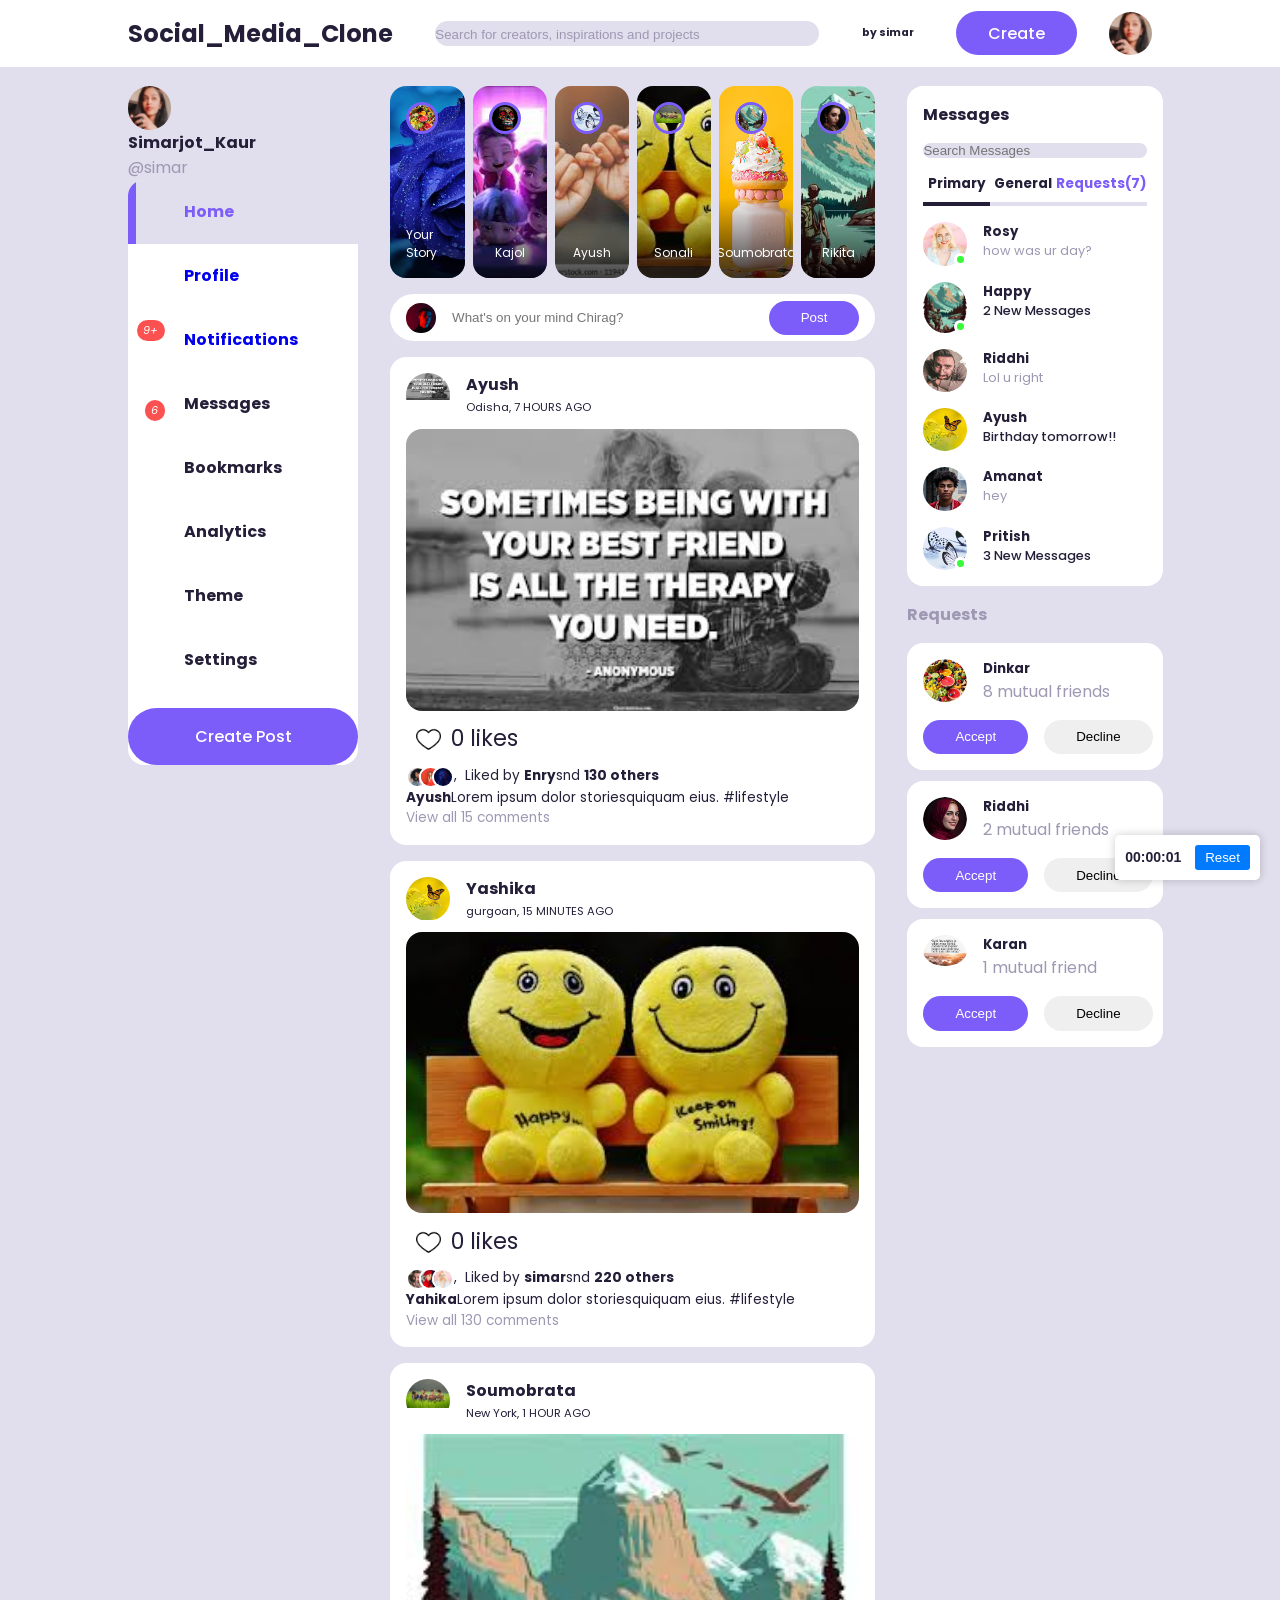
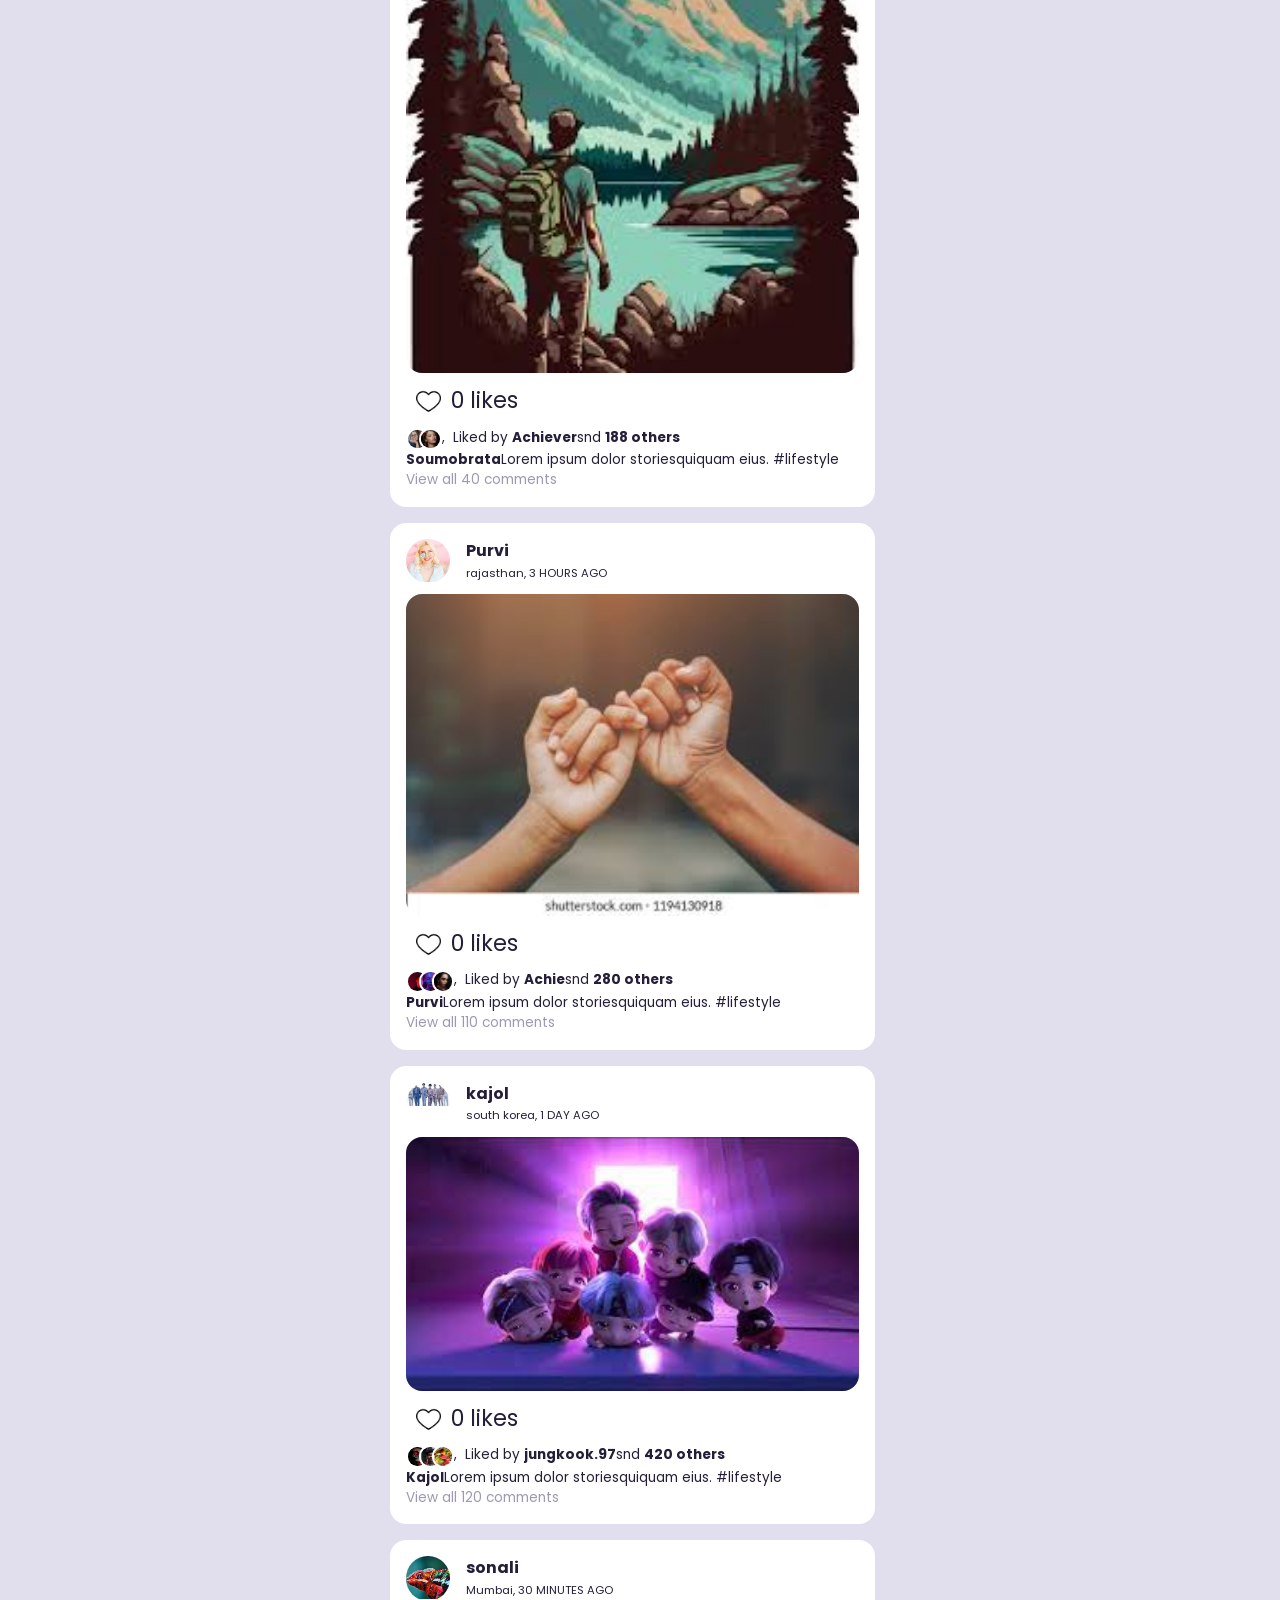
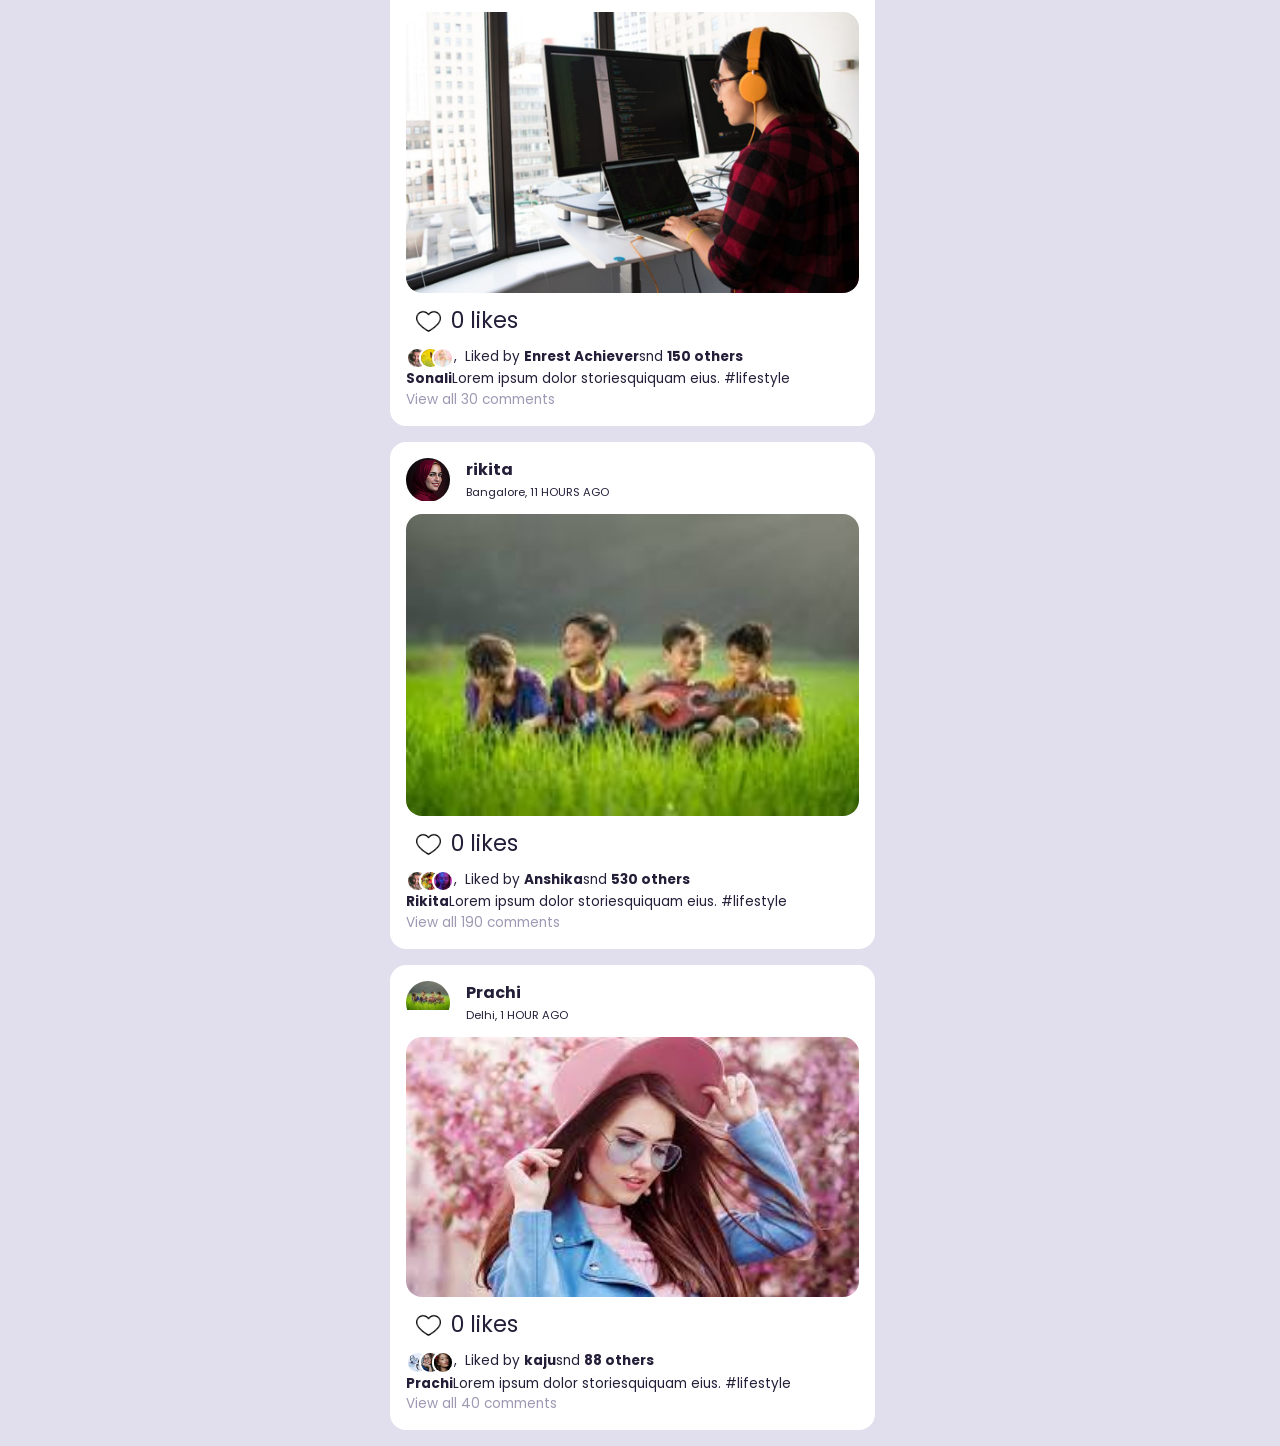
<file: Social-media-website-master/html/index.html>
<!DOCTYPE html>
<html lang="en">
  <head>
    <meta charset="UTF-8" />
    <meta http-equiv="X-UA-Compatible" content="IE=edge" />
    <meta name="viewport" content="width=1.0 , initial-scale=1.0" />
    <title>Simar_Insta</title>
    <link rel="preconnect" href="https://fonts.googleapis.com" />
    <link rel="preconnect" href="https://fonts.gstatic.com" crossorigin />
    <link
      href="https://fonts.googleapis.com/css2?family=Poppins:wght@300;400;500;600&display=swap"
      rel="stylesheet"
    />
    
    <link
      rel="stylesheet"
      href="https://unicons.iconscout.com/release/v2.1.6/css/unicons.css"
    />
    <link rel="stylesheet" href="../css/styles.css">
    
  </head>
  
  <body >
    <nav>
        
            <div class="container">
                <h2 class="logo">Social_Media_Clone</h2>
                
                <div class="search-bar">
                    <i class="uil uil-search"></i>
                    <input
                    type="search"
                    placeholder="Search for creators, inspirations and projects"
                    />
                </div><h6 style="text-align: left;">by simar</h6>
                <div class="create">
                    <label class="btn btn-primary" for="create-post">Create</label>
                    <div class="profile-pic">
                        <img src="../images/pic.jpg" alt="pic 1" />
                    </div>
                </div>
            </div>
      </nav>
      <main>
    
          <div class="container">
            <div id="timer-container">
                <span id="timer">00:00:00</span>
                <button id="reset-btn">Reset</button>
              </div>
              

              <div class="left">
                  <a class="profile">
                      <div class="profile-pic">
                        <img src="../images/pic.jpg">
                      </div>
                      <div class="handle">
                          <h4>Simarjot_Kaur</h4>
                          <p class="text-muted">@simar</p>
                      </div>
                  </a>
                  <div class="sidebar">
                    <a class="menu-item active">
                      <span><i class="uil uil-home"></i></span> <h3>Home</h3>
                    </a>
                    <a href ="../html/user.html" class="menu-item ">
                      <span><i class="uil uil-compass"></i></span> <h3 >Profile</h3>
                    </a>
                    <a  href="../html/notification.html" class="menu-item" id="notifications">
                        <span><i class="uil uil-bell"><small class="notification-count">9+</small></i></span> <h3>Notifications</h3>
                    </a>
                    <a class="menu-item" id="messages-notifications">
                        <i class="uil uil-envelope"><small class="notification-count">6</small></i></span><h3>Messages</h3>
                    </a>
                    <a class="menu-item ">
                      <span><i class="uil uil-bookmark"></i></span> <h3>Bookmarks</h3>
                    </a>
                    <a class="menu-item " >
                      <span><i class="uil uil-analytics"></i></span> <h3>Analytics</h3>
                    </a>
                    <a class="menu-item " id ="theme">
                      <span><i class="uil uil-palette"></i></span> <h3>Theme</h3>
                    </a>
                    <a class="menu-item ">
                      <span><i class="uil uil-setting"></i></span> <h3>Settings</h3>
                    </a>
                    
                    <label class="btn btn-primary" for="create-post">Create Post</label>
                </div>
              </div>
              


              <div class="middle">
                <div class="stories">
                    <div class="story" style="background: url('../images/pic3.jpg')no-repeat center center/cover;">
                        <div class="profile-pic">
                            <img src="../images/profile-13.jpg" alt="">
                        </div>
                        <p class="name">Your Story</p>
                    </div>
                    <div class="story" style="background: url('../images/pic10.jpeg')
                    no-repeat center center/cover;">
                        <div class="profile-pic">
                            <img src="../images/profile-9.jpg" alt="">
                        </div>
                        <p class="name">Kajol</p>
                    </div>
                    <div class="story" style="background: url('../images/pic4.jpeg')
                    no-repeat center center/cover;">
                        <div class="profile-pic">
                            <img src="../images/profile-2.jpg" alt="">
                        </div>
                        <p class="name">Ayush</p>
                    </div>
                    <div class="story" style="background: url('../images/pic7.jpeg')
                    no-repeat center center/cover;">
                        <div class="profile-pic">
                            <img src="../images/pic8.jpeg" alt="">
                        </div>
                        <p class="name">Sonali</p>
                    </div>
                    <div class="story" style=" background: url('../images/story-5.jpg')
                    no-repeat center center/cover;">
                        <div class="profile-pic">
                            <img src="../images/pic6.jpeg" alt="">
                        </div>
                        <p class="name">Soumobrata</p>
                    </div>
                    <div class="story" style="background: url('../images/pic6.jpeg')
                    no-repeat center center/cover;">
                        <div class="profile-pic">
                            <img src="../images/profile-12.jpg" alt="">
                        </div>
                        <p class="name">Rikita</p>
                    </div>
                </div>

                <form class="create-post">
                    <div class="profile-pic">
                        <img src="../images/profile-8.jpg" alt="">
                    </div>
                    <input type="text" placeholder="What's on your mind Chirag?" id="create-post">
                    <input type="submit" value="Post" class="btn btn-primary">
                </form>

                <div class="feeds">
                    <div class="feed">
                        <div class="head">
                            
                        </div>
                         <div class="user">
                             <div class="profile-pic">
                                 <img src="../images/post11.jpeg" alt="">
                             </div>
                             <div class="info">
                                 <h3>Ayush</h3>
                                 <small>Odisha, 7 HOURS AGO</small>
                             </div >
                             <SPAN class="edit"><i class="uil uil-ellipsis-h"></i></SPAN>
                         </div>
                        <div class="imgcontainer">
                            <div class="photo">
                                <div class="post-overlay">
                                    <img src="../images/red-heart.png" class="like-icon " alt=""></div>
                             <img src="../images/post11.jpeg" alt="">
                         </div></div>

                         <div class="action-button">
                             <div class="interaction-button">
                                <img src="../images/heart-nofill.png" onclick="likePost(1)" style="margin-top: 5px;" class="like-btn" alt=""> <p class="likes-count"id ="likes-count-1">0 likes</p> 
                                 <span><i class="uil uil-comment"></i></span>
                                 <span><i class="uil uil-share"></i></span>
                             </div>
                             <div class="bookmark">
                                 <span><i class="uil uil-bookmark"></i></span>
                             </div>
                         </div>

                         <div class="liked-by">
                             <span><img src="../images/profile-3.jpg"></span>
                             <span><img src="../images/profile-5.jpg"></span>
                             <span><img src="../images/profile-7.jpg"></span>
                             ,<p>Liked by <b>Enry</b>snd <b>130 others</b></p>
                         </div>

                         <div class="caption">
                             <p><b>Ayush</b>Lorem ipsum dolor storiesquiquam eius.
                            <span class="hash-tag">#lifestyle</span></p>
                         </div>
                         <div class="comments text-muted">View all 15 comments</div>
                    </div>

                    
                    <div class="feed">
                        
                        <div class="head">
                            
                        </div>
                         <div class="user">
                            
                             <div class="profile-pic">
                               
                                    <img src="../images/profile-14.jpg" alt="">
                             </div>
                             <div class="info">
                                 <h3>Yashika</h3>
                                 <small>gurgoan, 15 MINUTES AGO</small>
                             </div >
                             <SPAN class="edit"><i class="uil uil-ellipsis-h"></i></SPAN>
                         </div>
                         

                         <div class="imgcontainer">
                            <div class="photo">
                                <div class="post-overlay">
                                    <img src="../images/likes.png" class="like-icon " alt=""></div>
                                <img src="../images/pic7.jpeg" alt="">
                             </div>
                         </div>

                         <div class="action-button">
                             <div class="interaction-button">
                                <img src="../images/heart-nofill.png" onclick="likePost(2)" style="margin-top: 5px;" class="like-btn" alt=""> <p class="likes-count"id ="likes-count-2">0 likes</p> 
                                 <span><i class="uil uil-comment"></i></span>
                                 <span><i class="uil uil-share"></i></span>
                             </div>
                             <div class="bookmark">
                                 <span><i class="uil uil-bookmark"></i></span>
                             </div>
                         </div>

                         <div class="liked-by">
                             <span><img src="../images/profile-15.jpg"></span>
                             <span><img src="../images/profile-16.jpg"></span>
                             <span><img src="../images/profile-17.jpg"></span>
                             ,<p>Liked by <b>simar</b>snd <b>220 others</b></p>
                         </div>

                         <div class="caption">
                             <p><b>Yahika</b>Lorem ipsum dolor storiesquiquam eius.
                            <span class="hash-tag">#lifestyle</span></p>
                         </div>
                         <div class="comments text-muted">View all 130 comments</div>
                    </div>
                
                    <div class="feed">
                        <div class="head">
                            
                        </div>


                         <div class="user">
                             <div class="profile-pic">
                                 <img src="../images/pic8.jpeg" alt="">
                             </div>
                             <div class="info">
                                 <h3> Soumobrata</h3>
                                 <small>New York, 1 HOUR AGO</small>
                             </div >
                             <SPAN class="edit"><i class="uil uil-ellipsis-h"></i></SPAN>
                         </div>
                         <div class="imgcontainer">
                            <div class="photo">
                                <div class="post-overlay">
                                    <img src="../images/white-heart.png" class="like-icon" alt=""></div>
                                <img src="../images/pic6.jpeg" alt="">
                            </div>  
                        </div>

                         <div class="action-button">
                             <div class="interaction-button">
                                <img src="../images/heart-nofill.png" onclick="likePost(3)" style="margin-top: 5px;" class="like-btn" alt=""> <p class="likes-count" id ="likes-count-3">0 likes</p> 
                                 <span><i class="uil uil-comment"></i></span>
                                 <span><i class="uil uil-share"></i></span>
                             </div>
                             <div class="bookmark">
                                 <span><i class="uil uil-bookmark"></i></span>
                             </div>
                         </div>

                         <div class="liked-by">
                            
                             <span><img src="../images/profile-4.jpg"></span>
                             <span><img src="../images/profile-6.jpg"></span>
                             ,<p>Liked by <b>Achiever</b>snd <b>188 others</b></p>
                         </div>

                         <div class="caption">
                             <p><b>Soumobrata</b>Lorem ipsum dolor storiesquiquam eius.
                            <span class="hash-tag">#lifestyle</span></p>
                         </div>
                         <div class="comments text-muted">View all 40 comments</div>
                    </div>
                
                    
                
                    <div class="feed">
                        <div class="head">
                            
                        </div>
                         <div class="user">
                             <div class="profile-pic">
                                 <img src="../images/profile-17.jpg" alt="">
                             </div>
                             <div class="info">
                                 <h3>Purvi</h3>
                                 <small>rajasthan, 3 HOURS AGO</small>
                             </div >
                             <SPAN class="edit"><i class="uil uil-ellipsis-h"></i></SPAN>
                         </div>
                         <div class="imgcontainer">

                         <div class="photo">
                            <div class="post-overlay">
                                <img src="../images/pink-Em0rpU8xs-transformed.png" class="like-icon " alt=""></div>
                             <img src="../images/pic4.jpeg" alt="">
                         </div></div>

                         <div class="action-button">
                             <div class="interaction-button">
                                <img src="../images/heart-nofill.png" onclick="likePost(4)" style="margin-top: 5px;" class="like-btn" alt=""> <p class="likes-count"id ="likes-count-4">0 likes</p> 
                                 <span><i class="uil uil-comment"></i></span>
                                 <span><i class="uil uil-share"></i></span>
                             </div>
                             <div class="bookmark">
                                 <span><i class="uil uil-bookmark"></i></span>
                             </div>
                         </div>

                         <div class="liked-by">
                             <span><img src="../images/profile-8.jpg"></span>
                             <span><img src="../images/profile-10.jpg"></span>
                             <span><img src="../images/profile-12.jpg"></span>
                             ,<p>Liked by <b> Achie</b>snd <b>280 others</b></p>
                         </div>

                         <div class="caption">
                             <p><b>Purvi</b>Lorem ipsum dolor storiesquiquam eius.
                            <span class="hash-tag">#lifestyle</span></p>
                         </div>
                         <div class="comments text-muted">View all 110 comments</div>
                    </div>
                
                    <div class="feed">
                        <div class="head">
                            
                        </div>
                         <div class="user">
                             <div class="profile-pic">
                                 <img src="../images/pic9.webp" alt="">
                             </div>
                             <div class="info">
                                 <h3>kajol</h3>
                                 <small>south korea, 1 DAY AGO</small>
                             </div >
                             <SPAN class="edit"><i class="uil uil-ellipsis-h"></i></SPAN>
                         </div>

                         <div class="imgcontainer">
                            <div class="photo">
                                <div class="post-overlay">
                                    <img src="../images/purple-1itIJHWjA-transformed.png" class="like-icon " alt=""></div>
                                 <img src="../images/pic10.jpeg" alt="">
                             </div>
                         </div>

                         <div class="action-button">
                             <div class="interaction-button">
                                <img src="../images/heart-nofill.png" onclick="likePost(5)" style="margin-top: 5px;" class="like-btn" alt=""> <p class="likes-count" id ="likes-count-5">0 likes</p> 
                                 <span><i class="uil uil-comment"></i></span>
                                 <span><i class="uil uil-share"></i></span>
                             </div>
                             <div class="bookmark">
                                 <span><i class="uil uil-bookmark"></i></span>
                             </div>
                         </div>

                         <div class="liked-by">
                             <span><img src="../images/profile-9.jpg"></span>
                             <span><img src="../images/profile-11.jpg"></span>
                             <span><img src="../images/profile-13.jpg"></span>
                             ,<p>Liked by <b>jungkook.97</b>snd <b>420 others</b></p>
                         </div>

                         <div class="caption">
                             <p><b>Kajol</b>Lorem ipsum dolor storiesquiquam eius.
                            <span class="hash-tag">#lifestyle</span></p>
                         </div>
                         <div class="comments text-muted">View all 120 comments</div>
                    </div>


                
                    <div class="feed">
                        <div class="head">
                            
                        </div>
                         <div class="user">
                             <div class="profile-pic">
                                 <img src="../images/profile-19.jpg" alt="">
                             </div>
                             <div class="info">
                                 <h3>sonali</h3>
                                 <small>Mumbai, 30 MINUTES AGO</small>
                             </div >
                             <SPAN class="edit"><i class="uil uil-ellipsis-h"></i></SPAN>
                         </div>

                         <div class="imgcontainer">
                            <div class="photo">
                                <div class="post-overlay">
                                    <img src="../images/pink-Em0rpU8xs-transformed.png" class="like-icon " alt=""></div>
                                 <img src="../images/feed-6.jpg" alt="">
                             </div>
                         </div>

                         <div class="action-button">
                             <div class="interaction-button">
                                <img src="../images/heart-nofill.png" onclick="likePost(6)" style="margin-top: 5px;" class="like-btn" alt=""> <p class="likes-count"id="likes-count-6">0 likes</p> 
                                 <span><i class="uil uil-comment"></i></span>
                                 <span><i class="uil uil-share"></i></span>
                             </div>
                             <div class="bookmark">
                                 <span><i class="uil uil-bookmark"></i></span>
                             </div>
                         </div>

                         <div class="liked-by">
                             <span><img src="../images/profile-15.jpg"></span>
                             <span><img src="../images/profile-14.jpg"></span>
                             <span><img src="../images/profile-17.jpg"></span>
                             ,<p>Liked by <b>Enrest Achiever</b>snd <b>150 others</b></p>
                         </div>

                         <div class="caption">
                             <p><b>Sonali</b>Lorem ipsum dolor storiesquiquam eius.
                            <span class="hash-tag">#lifestyle</span></p>
                         </div>
                         <div class="comments text-muted">View all 30 comments</div>
                    </div>
                    <div class="feed">
                        <div class="head">
                            
                        </div>
                         <div class="user">
                             <div class="profile-pic">
                                 <img src="../images/profile-20.jpg" alt="">
                             </div>
                             <div class="info">
                                 <h3>rikita</h3>
                                 <small>Bangalore, 11 HOURS AGO</small>
                             </div >
                             <SPAN class="edit"><i class="uil uil-ellipsis-h"></i></SPAN>
                         </div>

                         <div class="imgcontainer">
                            <div class="photo">
                                <div class="post-overlay">
                                    <img src="../images/likes.png" class="like-icon " alt=""></div>
                                 <img src="../images/pic8.jpeg" alt="">
                             </div>
                         </div>

                         <div class="action-button">
                             <div class="interaction-button">
                                <img src="../images/heart-nofill.png" onclick="likePost(7)" style="margin-top: 5px;" class="like-btn" alt=""> <p class="likes-count" id ="likes-count-7">0 likes</p> 
                                 <span><i class="uil uil-comment"></i></span>
                                 <span><i class="uil uil-share"></i></span>
                             </div>
                             <div class="bookmark">
                                 <span><i class="uil uil-bookmark"></i></span>
                             </div>
                         </div>

                         <div class="liked-by">
                             <span><img src="../images/profile-15.jpg"></span>
                             <span><img src="../images/profile-13.jpg"></span>
                             <span><img src="../images/profile-10.jpg"></span>
                             ,<p>Liked by <b>Anshika</b>snd <b>530 others</b></p>
                         </div>

                         <div class="caption">
                             <p><b>Rikita</b>Lorem ipsum dolor storiesquiquam eius.
                            <span class="hash-tag">#lifestyle</span></p>
                         </div>
                         <div class="comments text-muted">View all 190 comments</div>
                    </div>

                    <div class="feed">
                        <div class="head">
                            
                        </div>
                         <div class="user">
                             <div class="profile-pic">
                                 <img src="../images/pic8.jpeg" alt="">
                             </div>
                             <div class="info">
                                 <h3> Prachi</h3>
                                 <small>Delhi, 1 HOUR AGO</small>
                             </div >
                             <SPAN class="edit"><i class="uil uil-ellipsis-h"></i></SPAN>
                         </div>

                         <div class="imgcontainer">
                            <div class="photo">
                                <div class="post-overlay">
                                    <img src="../images/likes.png" class="like-icon " alt=""></div>
                                 <img src="../images/pic11.jpeg" alt="">
                             </div>
                         </div>

                         <div class="action-button">
                             <div class="interaction-button">
                                <img src="../images/heart-nofill.png" onclick="likePost(8)" style="margin-top: 5px;" class="like-btn" alt=""> <p class="likes-count" id="likes-count-8">0 likes</p> 
                                 <i class="uil uil-comment"></i>
                                 <span><i class="uil uil-share"></i></span>
                             </div>
                             <div class="bookmark">
                                 <span><i class="uil uil-bookmark"></i></span>
                             </div>
                         </div>

                         <div class="liked-by">
                             <span><img src="../images/profile-2.jpg"></span>
                             <span><img src="../images/profile-4.jpg"></span>
                             <span><img src="../images/profile-6.jpg"></span>
                             ,<p>Liked by <b>kaju</b>snd <b>88 others</b></p>
                         </div>

                         <div class="caption">
                             <p><b>Prachi</b>Lorem ipsum dolor storiesquiquam eius.
                            <span class="hash-tag">#lifestyle</span></p>
                         </div>
                         <div class="comments text-muted">View all 40 comments</div>
                    </div>
                </div>
              </div>
              
              <div class="right">
                  <div class="messages">
                    <div class="heading">
                        <h4>Messages</h4>
                        <span><i class="uil uil-edit"></i></span>
                    </div>
  
                    <div class="search-bar">
                        <span><i class="uil uil-search"></i></span>
                        <input type="search" placeholder="Search Messages" id="message-search">
                    </div>
  
                    <div class="category">
                        <h6 class="active">Primary</h6>
                        <h6>General</h6>
                        <h6 class="message-requests">Requests(7)</h6>
                    </div>
                    <div class="message">
                        <div class="profile-pic">
                            <img src="../images/profile-17.jpg">
                            <div class="active"></div>
                        </div>
                        <div class="message-body">
                            <h5>Rosy</h5>
                            <p class="text-muted">how was ur day?</p>
                        </div>
                    </div>                             
                    <div class="message">
                        <div class="profile-pic">
                            <img src="../images/pic6.jpeg">
                            <div class="active"></div>
                        </div>
                        <div class="message-body">
                            <h5>Happy</h5>
                            <p class="text-bold">2 New Messages</p>
                        </div>
                    </div>                             
                    <div class="message">
                        <div class="profile-pic">
                            <img src="../images/profile-15.jpg">
                        </div>
                        <div class="message-body">
                            <h5>Riddhi</h5>
                            <p class="text-muted">Lol u right</p>
                        </div>
                    </div>                             
                    <div class="message">
                        <div class="profile-pic">
                            <img src="../images/profile-14.jpg">
                        </div>
                        <div class="message-body">
                            <h5>Ayush</h5>
                            <p class="text-bold">Birthday tomorrow!!</p>
                        </div>
                    </div>                             
                    <div class="message">
                        <div class="profile-pic">
                            <img src="../images/profile-11.jpg">
                        </div>
                        <div class="message-body">
                            <h5>Amanat</h5>
                            <p class="text-muted">hey</p>
                        </div>
                    </div>                             
                    <div class="message">
                        <div class="profile-pic">
                            <img src="../images/profile-2.jpg">
                            <div class="active"></div>
                        </div>
                        <div class="message-body">
                            <h5>Pritish</h5>
                            <p class="text-bold">3 New Messages</p>
                        </div>
                    </div>                                                        
                </div>
                <div class="friend-requests">
                    <h4>Requests</h4>
                    <div class="request">
                        <div class="info">
                            <div class="profile-pic">
                                <img src="../images/profile-13.jpg">
                            </div>
                            <div>
                                <h5>Dinkar</h5>
                                <p class="text-muted">8 mutual friends</p>
                                
                            </div>
                        </div>
                        <div class="action">
                            <button class="btn btn-primary">Accept</button>
                            <button class="btn">Decline</button>
                        </div>
                    </div>
                    <div class="request">
                        <div class="info">
                            <div class="profile-pic">
                                <img src="../images/profile-20.jpg">
                            </div>
                            <div>
                                <h5>Riddhi</h5>
                                <p class="text-muted">2 mutual friends</p>
                                
                            </div>
                        </div>
                        <div class="action">
                            <button class="btn btn-primary">Accept</button>
                            <button class="btn">Decline</button>
                        </div>
                    </div>
                    <div class="request">
                        <div class="info">
                            <div class="profile-pic">
                                <img src="../images/pic5.jpeg">
                            </div>
                            <div>
                                <h5>Karan</h5>
                                <p class="text-muted">1 mutual friend</p>
                                
                            </div>
                        </div>
                        <div class="action">
                            <button class="btn btn-primary">Accept</button>
                            <button class="btn">Decline</button>
                        </div>
                    </div>
            
              </div> 



               
              </div>
          </div>
      </main>
<div class="customize-theme">
     <div class="card">
        <h2>Customize your view</h2>
        <p class="text-muted">Manage your font size ,  colour and background</p>

        <div class="font-size">
            <h4>Font-size</h4>
            <div>
                <h6>Aa</h6>
            <div class="choose-size">
                <span class="font-size-1 active"></span>
                <span class="font-size-2 "></span>
                <span class="font-size-3"></span>
                <span class="font-size-4"></span>
                <span class="font-size-5"></span>

            </div>
            <h3>Aa</h3>
            </div>
        </div>

        <div class="color">
            <h4>Colour</h4>
            <div class="choose-color">
            <span class="color-1 active"></span>
                    
            <span class="color-2"></span>

            <span class="color-3"></span>

            <span class="color-4"></span>

            <span class="color-5"></span>

            </div>
        </div>
        <div class="background">
            <h4>background</h4>
            <div class="choose-bg">
                <div class="bg-1 active">
                    <span></span>
                    <h5 for = "bg-1">light</h5>
                </div>
                <div class="bg-2">
                    <span></span>
                    <h5>Dim</h5>
                </div>
                <div class="bg-3">
                    <span></span>
                    <h5 for = "bg-3">lights Out</h5>
                </div>
                    
                </div>
            </div>
        </div>
      </div>      

    <script src="../js/index.js"></script>
  </body>
  
</html>
</file>
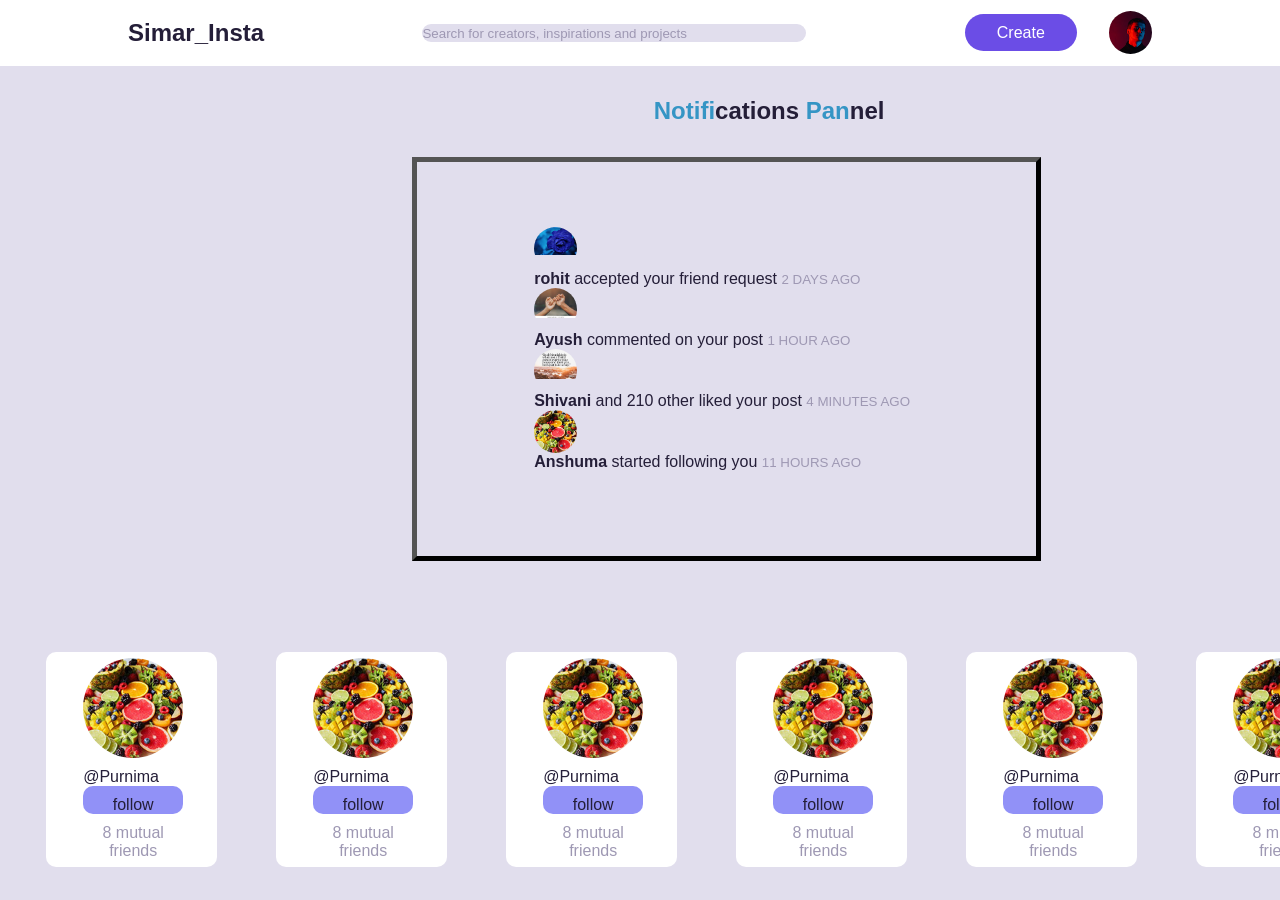
<file: Social-media-website-master/html/notification.html>
<!DOCTYPE html>
<html lang="en">
<head>
    <meta charset="UTF-8">
    <meta http-equiv="X-UA-Compatible" content="IE=edge">
    <meta name="viewport" content="width=device-width, initial-scale=1.0">
    <title>Document</title>
    <link rel="stylesheet" href="../css/styles.css">
    <link rel="stylesheet" href="../css/user.css">

</head>
<body>
    
    <nav>
      <div class="new">
        <div class="container">
            <h2 class="logo">Simar_Insta</h2>
            <div class="search-bar">
                <i class="uil uil-search"></i>
                <input style="border-radius: 50px;"
                type="search"
                placeholder="Search for creators, inspirations and projects"
                />
            </div>
            <div class="create">
                <label class="btn btn-primary" for="create-post">Create</label>
                <div class="profile-pic">
                    <img src="../images/profile-8.jpg" alt="pic 1" />
                </div>
            </div>
        </div>
    </nav>

    
    
   <div class="neww" style="border: 5px solid black;">
    
    <div class="noti-popup " style="
        padding: 3px 172px 93px 254px;
        top: 45%;
        left: 19%;
        display: block;
        position: absolute;
        height: 489px;
        align-items: center;
       
        margin-top: 89px; "><h2 style="justify-content: center;text-align: center;"><span style="color:rgb(53, 149, 197);">Notifi</span>cations <span style="color:rgb(53, 149, 197);">Pan</span>nel</h2>
      <div class="notifications-popup"  style="      padding: 65px 126px 85px 117px;
      margin-left: -85px;
      margin-top: 32px;
      justify-content: left;
      border: 5px solid black;
      background-color: var(hsl(252, 15%, 65%)); border-style: outset; ">
      
          <div>
              <div class="profile-pic" style="text-align: center;">
                  <img src="../images/pic3.jpg" >
              </div>
              <div class="notification-body">
                  <b>rohit</b> accepted your friend request
                  <small class="text-muted">2 DAYS AGO</small>
              </div>
          </div>
          <div>
              <div class="profile-pic">
                  <img src="../images/pic4.jpeg" >
              </div>
              <div class="notification-body">
                  <b>Ayush</b> commented on your post
                  <small class="text-muted">1 HOUR AGO</small>
              </div>
          </div>
          <div>
              <div class="profile-pic">
                  <img src="../images/pic5.jpeg" >
              </div>
              <div class="notification-body">
                  <b>Shivani</b> and 210 other liked your post
                  <small class="text-muted">4 MINUTES AGO</small>
              </div>
          </div>
          <div>
              <div class="profile-pic">
                  <img src="../images/profile-13.jpg" >
              </div>
              <div class="notification-body">
                  <b>Anshuma</b> started following you
                  <small class="text-muted"> 11 HOURS AGO</small>
              </div>
          </div>

          
        </div>
        <div class="suggestion-slider"  style="display: flex; height: 30px; width: 40px; ">
        
      
            <div class="suggestions" style="display: flex;    margin: 65px 40px 18px -477px;">
                <div class="user-card" >
                    <img src="../images/profile-13.jpg" class="user-dp">
                    <p class="username">@Purnima</p>
                    <p class="follow-btn">follow</p>
                    <p class="text-muted">8 mutual friends</p>
                </div>
    
                <div class="user-card" >
                    <img src="../images/profile-13.jpg" class="user-dp">
                    <p class="username">@Purnima</p>
                    <p class="follow-btn">follow</p>
                    <p class="text-muted">8 mutual friends</p>
                </div>
    
                <div class="user-card" >
                    <img src="../images/profile-13.jpg" class="user-dp">
                    <p class="username">@Purnima</p>
                    <p class="follow-btn">follow</p>
                    <p class="text-muted">8 mutual friends</p>
                </div>
    
                
            
                <div class="user-card" >
                    <img src="../images/profile-13.jpg" class="user-dp">
                    <p class="username">@Purnima</p>
                    <p class="follow-btn">follow</p>
                    <p class="text-muted">8 mutual friends</p>
                </div>
            
                <div class="user-card" >
                    <img src="../images/profile-13.jpg" class="user-dp">
                    <p class="username">@Purnima</p>
                    <p class="follow-btn">follow</p>
                    <p class="text-muted">8 mutual friends</p>
                </div>
            
                <div class="user-card" >
                    <img src="../images/profile-13.jpg" class="user-dp">
                    <p class="username">@Purnima</p>
                    <p class="follow-btn">follow</p>
                    <p class="text-muted" >8 mutual friends</p>
                </div>
                    </div>
                
            
                    
            </div>   
       
    
                    
            </div>  
            
            
                

      </div>

   </div></
  
</body>
</html>
</file>
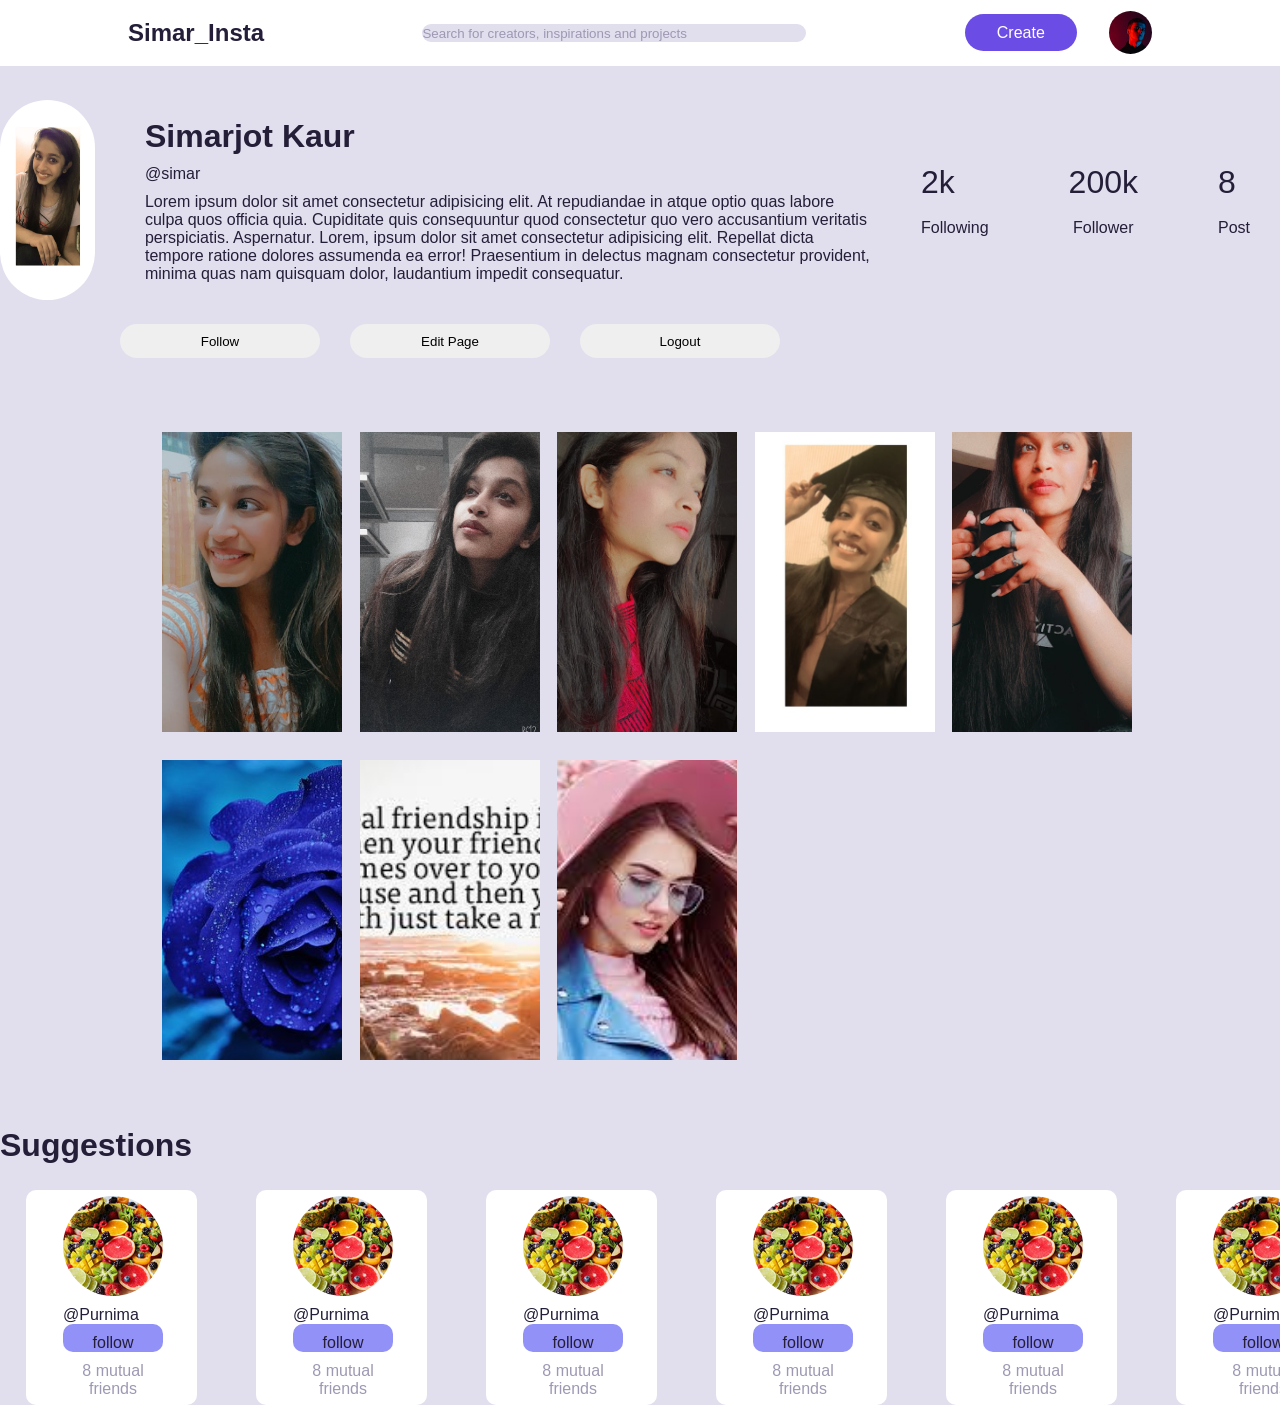
<file: Social-media-website-master/html/user.html>
<!DOCTYPE html>
<html lang="en">
<head>
    <meta charset="UTF-8">
    <meta http-equiv="X-UA-Compatible" content="IE=edge">
    <meta name="viewport" content="width=device-width, initial-scale=1.0">
    <title>Document</title>
    <link rel="stylesheet" href="../css/styles.css">
    <link rel="stylesheet" href="../css/user.css">
    


</head>
<body>
    
    <nav>
        <div class="container">
            <h2 class="logo">Simar_Insta</h2>
            <div class="search-bar">
                <i class="uil uil-search"></i>
                <input style="border-radius: 50px;"
                type="search"
                placeholder="Search for creators, inspirations and projects"
                />
            </div>
            <div class="create">
                <label class="btn btn-primary" for="create-post">Create</label>
                <div class="profile-pic">
                    <img src="../images/profile-8.jpg" alt="pic 1" />
                </div>
            </div>
        </div>
    </nav>

    <div class="user-info">
        <img src="../images/Snapchat-1015865619.jpg"  style="display:flex; height: 200px; width: 200px; border-radius: 200px; " alt="">
        <div class="info-com">
            <h1 class="names">Simarjot Kaur</h1>
            <p class="username">@simar</p>
            <p>Lorem ipsum dolor sit amet consectetur adipisicing elit. At repudiandae in atque 
                optio quas labore culpa quos officia quia. Cupiditate quis consequuntur quod consectetur 
                quo vero accusantium veritatis perspiciatis. Aspernatur. Lorem, ipsum dolor sit amet consectetur 
                adipisicing elit. Repellat dicta tempore ratione dolores assumenda ea error! Praesentium in delectus 
                magnam consectetur provident, minima quas nam quisquam dolor, laudantium impedit consequatur. </p></div>
            <p class="number-card">
                2k <span>following</span>
            </p> 
            <p class="number-card">
                200k <span>follower</span>
            </p>
            <p class="number-card">
                8 <span>Post</span>
                
            </p>     
    </div>

    <div class="btn-container">
        <button class=" btn follow">Follow</button>
        <button class=" btn editpage">Edit Page</button>
        <button class=" btn logout">Logout</button>

    </div>
    

    <div class="profiles-containers">
        


        <div class="mypost">
            <img src="../images/post2.jpg" class="post-img " >
            <div class="like">
                <img src="../images/white-heart.png" class="icon" alt="">
                <p class="like-count">20k Likes</p>
            </div>

        </div>
        <div class="mypost">
            <img src="../images/post1.jpg" class="post-img" >
            <div class="like">
                <img src="../images/white-heart.png" class="icon" alt="">
                <p class="like-count">20k Likes</p>
            </div>

        </div>


        <div class="mypost">
            <img src="../images/post5.jpg" class="post-img"  >
            <div class="like">
                <img src="../images/white-heart.png" class="icon" alt="">
                <p class="like-count">20k Likes</p>
            </div>

        </div>


        <div class="mypost">
            <img src="../images/post3.jpg" class="post-img"  >
            <div class="like">
                <img src="../images/white-heart.png" class="icon" alt="">
                <p class="like-count">20k Likes</p>
        </div>

        </div>


        <div class="mypost">
            <img src="../images/pic1.jpg" class="post-img">
            <div class="like">
                <img src="../images/white-heart.png" class="icon" alt="">
                <p class="like-count">20k Likes</p>
        </div>

        </div>


        <div class="mypost">
            <img src="../images/pic3.jpg" class="post-img"  >
            <div class="like">
                <img src="../images/white-heart.png" class="icon" alt="">
                <p class="like-count">20k Likes</p>
        </div>

        </div>


        <div class="mypost">
            <img src="../images/pic5.jpeg" class="post-img"  >
            <div class="like">
                <img src="../images/white-heart.png" class="icon" alt="">
                <p class="like-count">20k Likes</p>
        </div>

        </div>


        <div class="mypost">
            <img src="../images/pic11.jpeg" class="post-img"  >
            <div class="like">
                <img src="../images/white-heart.png" class="icon" alt="">
                <p class="like-count">20k Likes</p>
        </div>

        </div>

    </div>


    <h1 class="suggestion-heading">Suggestions</h1>
    <div class="suggestion-slider"  style="display: flex; height: 30px; width: 40px; ">
        
      
        <div class="suggestions" style="display: flex;">
            <div class="user-card" >
                <img src="../images/profile-13.jpg" class="user-dp">
                <p class="username">@Purnima</p>
                <p class="follow-btn">follow</p>
                <p class="text-muted">8 mutual friends</p>
            </div>

            <div class="user-card" >
                <img src="../images/profile-13.jpg" class="user-dp">
                <p class="username">@Purnima</p>
                <p class="follow-btn">follow</p>
                <p class="text-muted">8 mutual friends</p>
            </div>

            <div class="user-card" >
                <img src="../images/profile-13.jpg" class="user-dp">
                <p class="username">@Purnima</p>
                <p class="follow-btn">follow</p>
                <p class="text-muted">8 mutual friends</p>
            </div>

            
        
            <div class="user-card" >
                <img src="../images/profile-13.jpg" class="user-dp">
                <p class="username">@Purnima</p>
                <p class="follow-btn">follow</p>
                <p class="text-muted">8 mutual friends</p>
            </div>
        
            <div class="user-card" >
                <img src="../images/profile-13.jpg" class="user-dp">
                <p class="username">@Purnima</p>
                <p class="follow-btn">follow</p>
                <p class="text-muted">8 mutual friends</p>
            </div>
        
            <div class="user-card" >
                <img src="../images/profile-13.jpg" class="user-dp">
                <p class="username">@Purnima</p>
                <p class="follow-btn">follow</p>
                <p class="text-muted" >8 mutual friends</p>
            </div>
                </div>
            
        
                
        </div>   
        
   
        


  <script src="../js/index.js"></script>
</body>
</html>
</file>
<file: Social-media-website-master/css/styles.css>
:root{
--primary-color-hue:252;
--dark-color-lightness:17%;
--light-color-lightness:90%;
--white-color-lightness:100%;


--border-radius: 2rem;
--card-border-radius: 1rem;
--btn-padding: 0.6rem 2rem;
--search-padding: 0.6rem 1rem;
--card-padding: 1rem;
--color-white: hsl(252, 30%, var(--white-color-lightness));
--color-gray: hsl(252, 15%, 65%);
--color-light:hsl(252, 30%, var(--light-color-lightness));
--color-dark: hsl(252, 30%, var(--dark-color-lightness));
--color-primary: hsl(var(--primary-color-hue), 93%, 67%);
--color-success: hsl(120, 95%, 60%);
--color-danger: hsl(0, 95%, 65%);
--color-black: hsl(252, 30%, 10%);
--sticky-top-left: 5.4rem;
--sticky-top-right: -18rem;
}
#timer-container {
    position: fixed;
    bottom: 20px;
    right: 20px;
    background-color: #fff;
    padding: 10px;
    border-radius: 5px;
    box-shadow: 0px 0px 10px rgba(0, 0, 0, 0.2);
    font-family: Arial, sans-serif;
    font-size: 14px;
  }
  
  #timer {
    font-weight: bold;
  }
  
  #reset-btn {
    margin-left: 10px;
    background-color: #007bff;
    color: #fff;
    border: none;
    padding: 5px 10px;
    border-radius: 3px;
    cursor: pointer;
  }
  
  #reset-btn:hover {
    background-color: #0062cc;
  }
  
  
 
  

  

*,*::before,*::after{
    margin: 0;
    padding: 0;
    box-sizing: border-box;
    text-decoration: none;
    list-style: none;
    border: 0;
}

body{
    font-family: 'Poppins', sans-serif;
    color: var(--color-dark);
    background: var(--color-light);
    overflow-x: hidden;
}

.container{
    width: 80%;
    margin: 0 auto;
}

.profile-pic{
    width: 2.7rem;
    aspect-ratio: 1/1;
    border-radius: 50%;
    overflow: hidden;
}

img{
    display: block;
    width: 100%;
}

.btn{
    display: inline-block;
    padding: var(--btn-padding);
    font-weight: 500;
    border-radius: var(--border-radius);
    cursor: pointer;
    transition: all 300ms ease;
}

.btn:hover{
    opacity: 0.8;
}

.btn-primary{
    background: var(--color-primary);
    color: white;
}

.text-bold{
    font-weight: 500;
}

.text-muted{
    color: var(--color-gray)
}

nav{
    width: 100%;
    padding: 0.7rem 0;
    position: fixed;
    top: 0;
    z-index: 10;
    background: var(--color-white);
    

}

nav .container{
    display: flex;
    align-items: center;
    justify-content: space-between;
}

.search-bar{
    background: var(--color-light);
    border-radius: var(--border-radius);
    padding: var(--seacrh-padding);
}
.search-bar input[type="search"]{
    background: transparent;
    width: 30vw;
}

nav .search-bar input[type="search"]::placeholder{
    color: var(--color-gray);
}

nav .create{
    display: flex;
    align-items: center;
    gap: 2rem;
}

main{
    position: relative;
    top: 5.4rem;
}

main .container{
    display: grid;
    grid-template-columns: 18vw auto 20vw;
    gap: 2rem;
    position: relative;
}

main .container .left{
    height: max-content;
    position: sticky;
    top: var(--sticky-top-left);
}

main .container .left .profle{
    padding: var(--card-padding);
    background: var(--color-white);
    border-radius: var(--card-border-radius);
    display: flex;
    align-items: center;
    column-gap: 1rem;
    width: 100%;
}

.left .sidebar{
    margin-top: 1 rem;
    background: var(--color-white);
    border-radius: var(--card-border-radius);
}

.left .sidebar .menu-item{
    display: flex;
    align-items: center;
    position: relative;
    height: 4rem;
    cursor: pointer;
    transition: all 300ms ease;
}

.left .sidebar .menu-item:hover{
    background: var(--color-light);
}

.left .sidebar i{
    font-size: 1.4rem;
    color: var(--color-gray);
    margin-left: 2rem;
    position: relative;
}

.left .sidebar i .notification-count{
    background: var(--color-danger);
    color: white;
    font-size: 0.7rem;
    width: fit-content;
    border-radius: 0.8rem;
    padding: 0.1rem 0.4rem;
    position: absolute;
    top: -0.2rem;
    right: -0.3rem;
}

.left .sidebar h3{
    margin-left: 1.5rem;
    font-size: 1rem;
}

.left .sidebar .active{
    background: var(--color-light);

}

.left.sidebar .active i,
.left .sidebar .active h3{
    color: var(--color-primary);
}

.left .sidebar .active::before{
    content: "";
    display: block;
    width: 0.5rem;
    height: 100%;
    position: absolute;
    background: var(--color-primary);
}

.left .sidebar .menu-item:first-child.active{
    border-top-left-radius: var(--card-border-radius);
    overflow: hidden;
}
.left .sidebar .menu-item:last-child.active{
    border-bottom-left-radius: var(--card-border-radius);
    overflow: hidden;
}

.left .btn{
    margin-top: 1rem;
    width: 100%;
    text-align: center;
    padding: 1rem 0;
}

.left .notifications-popup{
    position: absolute;
    
    width: 30rem;
    background: var(--color-white);
    border-radius: var(--color-white);
    padding: var(--card-padding);
    box-shadow: 0 0 2rem hsl(var(--color-primary),75%, 60%,25%);
    z-index: 8;
    

}

.left .notifications-popup::before{
    content: "";
    width: 1.2rem;
    height: 1.2rem;
    display: flex;
    background: var(--color-white);
    position: relative;
    left: -0.6rem;
    transform: rotate(360deg);
}

.left .notifications-popup > div{
    display: flex;
    align-items: start;
    gap: 1rem;
    margin-bottom: 1rem;
    
}

.left .notifications-popup small{
    display: block;
    
}

.middle .stories{
    display: flex;
    justify-content: space-between;
    height: 12rem;
    gap: 0.5rem;
}

.middle .stories .story{
    padding: var(--card-padding);
    border-radius: var(--card-border-radius);
    display: flex;
    flex-direction: column;
    justify-content: space-between;
    align-items: center;
    color: white;
    width: 100%;
    font-size: 0.75rem;
    position: relative;
    overflow: hidden;
  
}

.middle .stories .story::before{
    content: "";
    display: block;
    width: 100%;
    height: 5rem;
    background: linear-gradient(transparent,rgba(0,0,0,0.75));
    position: absolute;
    bottom: 0;
    
}



.middle .stories .story .name{
    z-index: 2;
}

.middle .stories .story:nth-child(1){
    background: url('../images/pic3.jpg')
    no-repeat center center/cover;
    -webkit-transition: .3s ease-in-out;
	transition: .3s ease-in-out;
    -webkit-transform: scale(1);
	transform: scale(1);
}
.middle .stories .story:nth-child(1):hover{
    -webkit-transform: scale(1.1);
	transform: scale(1.1);

}


.middle .stories .story:nth-child(2){
    background: url('../images/pic10.jpeg')
    no-repeat center center/cover;
    -webkit-transform: scale(1);
	transform: scale(1);
}
.middle .stories .story:nth-child(2):hover{
    -webkit-transform: scale(1.1);
	transform: scale(1.1);

}
.middle .stories .story:nth-child(3){
    background: url('../images/pic4.jpeg')
    no-repeat center center/cover;
    -webkit-transform: scale(1);
	transform: scale(1);
}
.middle .stories .story:nth-child(3):hover{
    -webkit-transform: scale(1.1);
	transform: scale(1.1);

}
.middle .stories .story:nth-child(4){
    background: url('../images/pic7.jpeg')
    no-repeat center center/cover;
    -webkit-transform: scale(1);
	transform: scale(1);
}
.middle .stories .story:nth-child(4):hover{
    -webkit-transform: scale(1.1);
	transform: scale(1.1);

}
.middle .stories .story:nth-child(5){
    background: url('../images/story-5.jpg')
    no-repeat center center/cover;
    -webkit-transform: scale(1);
	transform: scale(1);
}
.middle .stories .story:nth-child(5):hover{
    -webkit-transform: scale(1.1);
	transform: scale(1.1);

}
.middle .stories .story:nth-child(6){
    background: url('../images/pic6.jpeg')
     no-repeat center center/cover;
     -webkit-transform: scale(1);
     transform: scale(1);
}
.middle .stories .story:nth-child(6):hover{
    -webkit-transform: scale(1.1);
	transform: scale(1.1);

}

.middle .story .profile-pic{
    width: 2rem;
    height: 2rem;
    align-self: start;
    border: 3px solid var(--color-primary) ;
}


.middle .create-post{
    width: 100%;
    display: flex;
    align-items: center;
    justify-content: space-between;
    margin-top: 1rem;
    background: var(--color-white);
    padding: 0.4rem var(--card-padding);
    border-radius: var(--border-radius);
}

.middle .create-post input[type="text"]{
    justify-self: start;
    width: 100%;
    padding-left: 1rem;
    background: transparent;
    color: var(--color-dark);
    margin-right: 1rem;
}


.middle .feeds .feed{
    background: var(--color-white);
    border-radius: var(--card-border-radius);
    padding: var(--card-padding);
    margin: 1rem 0;
    font-size: 0.85rem;
    line-height: 1.5;
}

.middle .feed .head{
    display: flex;
    justify-content: space-between;
}

.middle .feed .user{
    display: flex;
    gap: 1rem;
    
}

.middle .feed .photo{
    border-radius: var(--card-border-radius);
    overflow:hidden;
    position: relative;

   
    margin: 0.7rem 0;
}



.middle .feed .action-button{
    display: flex;
    justify-content: space-between;
    align-items: center;
    font-size: 1.4rem;
    margin: 0.6rem;
    
}

.middle .feed .action-button .interaction-button{
    display:flex;
    gap: 10px;
}

.middle .feed .action-button img{
    width: 25px;
    height: 25px;
    cursor: pointer;
    padding: auto;
   
}

.middle .liked-by{
    display: flex;
}

.middle .liked-by span{
    width: 1.4rem;
    height: 1.4rem;
    display: block;
    overflow: hidden;
    border-radius: 50%;
    border: 2px solid var(--color-white);
    margin-left: -0.6rem;
}

.middle .liked-by span:first-child{
    margin: 0;
}

.middle .liked-by p{
    margin-left: 0.5rem;
}


.main .container .right{
    height: max-content;
    position: sticky;
    top: var(--sticky-top-right);
    bottom: 0;
}

.right .messages{
    background: var(--color-white);
    border-radius: var(--card-border-radius);
    padding: var(--card-padding);
    
}

.right .messages .heading{
    display: flex;
    align-items: center;
    justify-content: space-between;
    margin-bottom: 1rem;
}

.right .messages i{
    font-size: 1.4rem;
}

.right .messages .search-bar{
    display: flex;
    margin-bottom: 1rem;
}

.right .messages .category{
    display: flex;
    justify-content: space-between;
    margin-bottom: 1rem;
}

.right .messages .category h6{
    width: 100%;
    text-align: center;
    border-bottom: 4px solid var(--color-light);
    padding-bottom: 0.5rem;
    font-size: 0.85rem;
}

.right .messages .category .active{
    border-color: var(--color-dark);
}

.right .messages .message-requests{
    color: var(--color-primary);
}

.right .message .profile-pic{
    position: relative;
    overflow: visible;
}

.right .profile-pic img{
    border-radius: 50%;
}

.right .messages .message{
    display: flex;
    gap: 1rem;
    margin-bottom: 1rem;
    align-items: start;
}

.right .messages .message:last-child{
    margin: 0;
}

.right .messages .message p{
    font-size: 0.8rem;
}

.right .messages .message .profile-pic .active{
    width: 0.8rem;
    height: 0.8rem;
    border-radius: 50%;
    border: 3px solid var(--color-white);
    background: var(--color-success);
    position: absolute;
    bottom: 0;
    right: 0;
    
}


.right .friend-requests{
    margin-top: 1rem;
}

.right .friend-requests h4{
    color: var(--color-gray);
    margin: 1rem 0;
}

.right .request{
    background: var(--color-white);
    padding: var(--card-padding);
    border-radius: var(--card-border-radius);
    margin-bottom: 0.7rem;
}

.right .request .info{
    display: flex;
    gap: 1rem;
    margin-bottom: 1rem;
}

.right .request .action{
    display: flex;
    gap: 1rem;
}


/* Media queries for responsive website */
/* for laptop and big tablets */
@media screen and (max-width:1200px) {
    .container{
        width: 96%;
    }
    main .container{
        grid-template-columns: 5rem auto 30vw;
        gap: 1rem;
    }
    .left{
        width: 5rem;
        z-index: 5;
    }
    .main .container .left .profile{
       display: none; 
    }
    .sidebar h3{
        display: none;
    }
    .left .btn{
        display: none;
    }

    .customize-theme .card{
        width: 90vw;

    }
}


/*  For small tablets and mobile phones */
@media screen and (max-width: 992px){
    nav .search-bar{
        display: none;
    }
    main .container{
        grid-template-columns: 0 auto 5rem;
        gap: 0;
    }
    main .container .left{
        grid-column: 3/4;
        position: fixed;
        bottom: 0;
        right: 0;
    }
    .left .notifications-popup{
        position: absolute;
        left: -20rem;
        width: 20rem;
    }
    .left .notifications-popup::before{
        display: absolute;
        top: 1.3rem;
        left: calc(20rem - 0.6rem);
        display: block;
    }
    main .container .middle{
        grid-column: 1/3;   
    }
    main .container .right{
        display: none;
    }
    main .container .right{
        display: none;
    }
}

.post-overlay{
   position: absolute;
   width: 100%;
   height: 100%;
   display: flex;
   justify-content: center;
   align-items: center;
   pointer-events: none;
   
}

.like-icon{
    width: 200px;
    transition: 0.4s;
    opacity: 0;
}

.like-icon.show{
    opacity: 1;
    animation:pop 3s forwards 1;
}

@keyframes pop {

    0%{
        transform: scale(0);
    }
    20%{
        transform: scale(1.1);
    }
    80%{
        transform: scale(0.9);
    }
    90%{
        transform: scale(0.95);
    }
    100%{
        transform: scale(0);
    }
    
}


.customize-theme{
    background:rgba(255, 255,255, 0.5);
    width: 100vw;
    height: 100vh;
    position: fixed;
    top: 0;
    left: 0;
    text-align: center;
    z-index: 100;
    display: grid;
    place-items: center;
    font-size: 0.8rem;
    display: none;

}

.customize-theme .card{
    background: var(--color-white);
    padding: 3rem;
    border-radius: var(--card-border-radius);
    width: 50%;
    box-shadow: 0 0 1rem var(--color-primary);
    width: 64vw;
}

.customize-theme .font-size{
    margin-top: 5rem;
}
.customize-theme .font-size > div{
    display: flex;
    justify-content: space-between;
    align-items: center;
    background: var(--color-light);
    padding: var(--seacrh-padding);
    border-radius: var(--card-border-radius);
}

.customize-theme .choose-size{
    background: rgb(153, 159, 244);
    height: 0.3rem ;
    width: 100%;
    margin: 0 1rem;
    display: flex;
    justify-content: space-between;
    align-items: center;
}

.customize-theme .choose-size span{
    width: 1rem;
    height: 1rem;
    background:black;
    border-radius: 50%;
    cursor: pointer;
}
.customize-theme .choose-size span.active{
    background: pink;
}

.customize-theme .choose-color{
    background-color: var(--color-light);
    padding: var(--search-padding);
    border-radius: var(--card-border-radius);
    display: flex;
    align-items: center;
    justify-content: space-between;
}
.customize-theme .choose-color span{
    width: 2.2rem;
    height: 2.2rem;
    border-radius: 50%;

}

.customize-theme .choose-color span:nth-child(1){
    background: #224c79;
}
.customize-theme .choose-color span:nth-child(2){
    background: #edfa35;
}
.customize-theme .choose-color span:nth-child(3){
    background: #f15151;
}
.customize-theme .choose-color span:nth-child(4){
    background: #41dfa5;
}
.customize-theme .choose-color span:nth-child(5){
    background: #3945e4;
}


.customize-theme .choose-color span.active{
    border: 4px solid white;
} 

.customize-theme .background{
    margin-top: 2rem;
}

.customize-theme .choose-bg{
    display: flex;
    align-items: center;
    justify-content: space-between;
    gap: 1.5rem;

}

.customize-theme .choose-bg >div{
    padding: var(--card-padding);
    width: 100%;
    display: flex;
    align-items: center;
    font-size: 1rem;
    font-weight: bold;
    border-radius: 0.4rem;
    cursor: pointer;
}

.customize-theme .choose-bg > div.active{
    border: 2px solid var(--color-primary) ;
}

.customize-theme .choose-bg  .bg-1{
    background: white;
    color: black;
}

.customize-theme .choose-bg  .bg-3{
    background:hsl(252, 30% , 10%);
    color: rgb(255, 252, 252);
}

.customize-theme .choose-bg  .bg-2{
    background: hsl(252, 30% , 17%);
    color: rgb(247, 243, 243);
}

.customize-theme .choose-bg > div span{
    width: 2rem;
    height: 2rem;
    border: 2px solid var(--color-gray) ;
    border-radius: 50%;
    margin-right: 1rem;
}
</file>
<file: Social-media-website-master/css/user.css>
:root{
    --border-radius: 2rem;
    --card-border-radius: 1rem;
    --btn-padding: 0.6rem 2rem;
    --search-padding: 0.6rem 1rem;
    --card-padding: 1rem;
    --color-white: hsl(252, 30%, 100%);
    --color-gray: hsl(252, 15%, 65%);
    --color-light:hsl(252, 30%, 90%);
    --color-dark: hsl(252, 30%, 17%);
    --color-primary: hsl(252, 75%, 60%);
    --color-success: hsl(120, 95%, 60%);
    --color-danger: hsl(0, 95%, 65%);
    --color-black: hsl(252, 30%, 10%);
    --sticky-top-left: 5.4rem;
    --sticky-top-right: -18rem;
    }

*{
    margin: 0;
    padding: 0%;
    box-sizing: border-box;
    
}

body{
    width: 100%;
    color: var(--color-dark);
    position: relative;
    background: var(--color-light);
    
}

.container{
    width: 80%;
    margin: 0 auto;
    
}

.profile-pic{
    width: 2.7rem;
    aspect-ratio: 1/1;
    border-radius: 50%;
    overflow: hidden;
    align-items: start;
}

img{
    display: block;
    width: 100%;
}

.btn{
    display: inline-block;
    padding: var(--btn-padding);
    font-weight: 500;
    border-radius: var(--border-radius);
    cursor: pointer;
    transition: all 300ms ease;
}

.btn:hover{
    opacity: 0.8;
}

.btn-primary{
    background: var(--color-primary);
    color: white;
}

.text-bold{
    font-weight: 500;
}

.text-muted{
    color: var(--color-gray)
}

nav{
    width: 100%;
    padding: 0.7rem 0;
    position: fixed;
    top: 0;
    z-index: 10;
    background: white;
    
    

}

nav .container{
    display: flex;
    align-items: center;
    justify-content: space-between;
}

.search-bar{
    background: var(--color-light);
    border-radius: var(--border-radius);
    padding: var(--seacrh-padding);
    
}
.search-bar input[type="search"]{
    background: transparent;
    width: 30vw;
}

nav .search-bar input[type="search"]::placeholder{
    color: var(--color-gray);
    
}

nav .create{
    display: flex;
    align-items: center;
    gap: 2rem;
}

p{
    padding-top: 10px;
}

.user-info{
    display: inline-flex;
    margin-top: 100px;
    width: 100%;
    align-items: center;
    gap:50px ;
}
.info-com{
    display:inline-block;
}

.user-dp{
    width: 100px;
    height: 100px;
    border-radius: 70px;
    

}

.number-card{
    font-size: 2rem;
    line-height: 1rem;
    margin-right: 30px;
}

.number-card span{
    font-size: 1rem;
    text-align: center;
    margin-top:30px ;
    text-transform: capitalize;
    display: block;
}

.btn-container{
    margin-left: 120px;
    margin-top: 20px;
    gap: 30px;
    display: flex;
    
}

.btn-container .btn{
    width: 200px;
    margin: 0;
    text-transform: capitalize;
    cursor: pointer;
}

.btn-edit , .btn-logout {
    margin-left: 30px;
    background: var(--color-white) ;
    border: 1px solid var(--color-gray);
}

.profiles-containers{
    margin: 40px 0;
    width:100%;
    
    display: grid;
    grid-template-columns: repeat(5,1fr);
    gap: 1px;
    padding: 34px 131px 0px 162px;
    justify-content: space-around;

}

.profiles-containers .mypost{
    justify-content: space-around;
    
    width: 180px;
    border: none;
    height: 300px;
    overflow: hidden;
    margin-bottom: 0;
    position:relative;
    padding: 0;
    margin-bottom: 27px;
}
.profiles-containers .mypost .post-img {
    width:100%;
    height: 100%;
    object-fit: cover;
    margin-bottom: 20px;
    
    
}

.profiles-containers .like{
    z-index: 2;
    position: absolute;
    top: 0%;
    left: 0;
    right: 0;
    bottom: 0;
    margin: 0;
    background:rgba(0,0,0,0.5);
    display: flex;
    flex-direction: column;
    justify-content: center;
    align-items: center;
    gap: 10px;
    opacity: 0;
    transition: 0.5s;
}

.profiles-containers .mypost:hover .like{
    opacity: 1;
}

.icon{
    width: 40px;
    height: 40px;
}

.like .like-count{
    color: #fff;
}

.suggestion-slider{
    width: 100%;
    position: relative;
    
}

.text-muted{
    text-align: center;
}

.follow-btn{
    text-align: center;
}
.user-card{
    background-color: var(--color-white);
    border-radius: 10px;
    
    padding: 6px 34px 209px 37px;
    margin: 26px 33px 38px 26px;


    
    
    
}

.follow-btn{
    background-color:rgb(145, 145, 247);
    border-radius: 10px;
    
}

.users-card{
    background-color: var(--color-white);
    border-radius: 10px;

    padding: 25px 34px 77px 37px;
    margin: 29px 39px -9px 36px;

}
</file>
